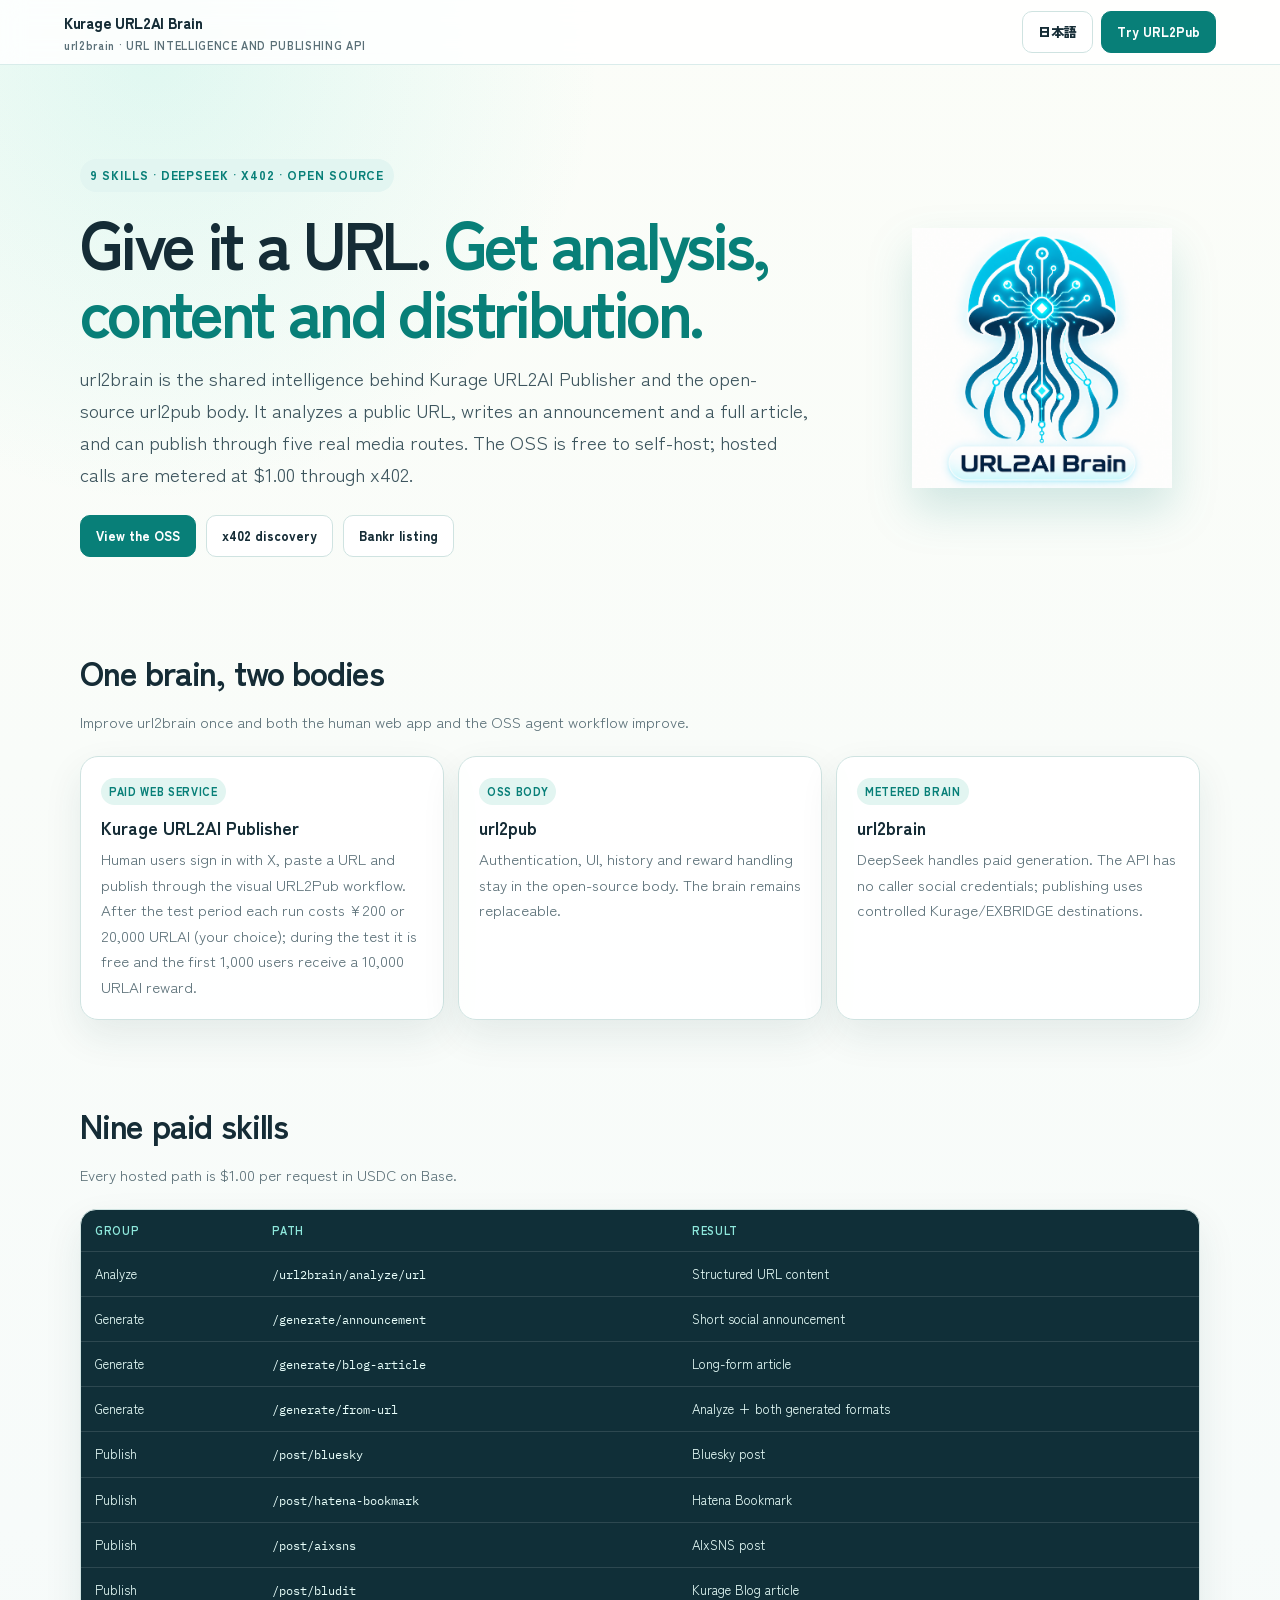
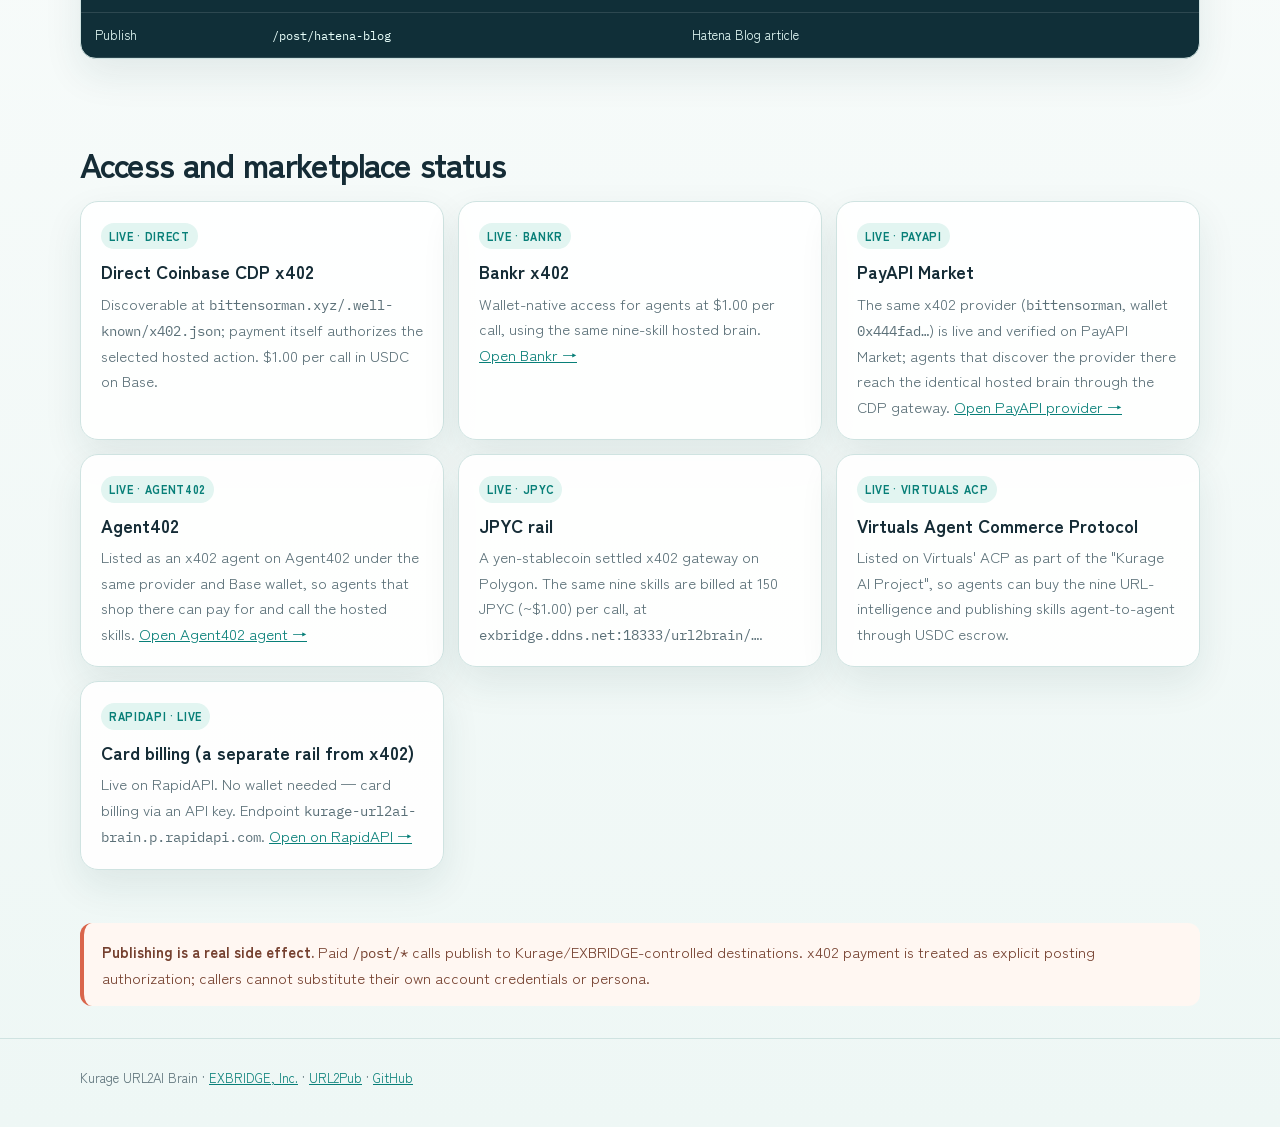
<file: landing/index.html>
<!doctype html>
<html lang="en">
<head>
<meta charset="utf-8">
<meta name="viewport" content="width=device-width,initial-scale=1">
<title>Kurage URL2AI Brain — URL analysis, content generation and publishing API</title>
<meta name="description" content="Nine URL intelligence and publishing skills: analyze a URL, generate announcements and articles, and publish through five media. Open source, DeepSeek-powered paid x402 API, and the brain behind URL2Pub.">
<link rel="canonical" href="https://url2brain.exbridge.jp/">
<link rel="alternate" hreflang="ja" href="https://url2brain.exbridge.jp/url2brain.html">
<meta property="og:title" content="Kurage URL2AI Brain">
<meta property="og:description" content="OSS body. DeepSeek-powered metered brain. Nine URL analysis, generation and publishing skills.">
<meta property="og:url" content="https://url2brain.exbridge.jp/">
<meta property="og:image" content="https://url2brain.exbridge.jp/assets/icon.png">
<link rel="preconnect" href="https://fonts.googleapis.com">
<link rel="preconnect" href="https://fonts.gstatic.com" crossorigin>
<link href="https://fonts.googleapis.com/css2?family=IBM+Plex+Mono:wght@500&family=Zen+Kaku+Gothic+New:wght@400;500;700;900&display=swap" rel="stylesheet">
<link rel="stylesheet" href="assets/style.css">
</head>
<body>
<header>
  <div class="brand">Kurage URL2AI Brain<small>url2brain · URL INTELLIGENCE AND PUBLISHING API</small></div>
  <nav class="nav">
    <a class="btn" href="url2brain.html">日本語</a>
    <a class="btn primary" href="https://url2ai.exbridge.jp/">Try URL2Pub</a>
  </nav>
</header>
<main class="wrap">
  <div class="hero">
    <div>
      <span class="eyebrow">9 SKILLS · DEEPSEEK · X402 · OPEN SOURCE</span>
      <h1>Give it a URL. <em>Get analysis, content and distribution.</em></h1>
      <p class="lead">url2brain is the shared intelligence behind Kurage URL2AI Publisher and the
      open-source url2pub body. It analyzes a public URL, writes an announcement and a full article,
      and can publish through five real media routes. The OSS is free to self-host; hosted calls are
      metered at $1.00 through x402.</p>
      <div class="actions">
        <a class="btn primary" href="https://github.com/katsushi2441/url2brain">View the OSS</a>
        <a class="btn" href="https://bittensorman.xyz/.well-known/x402.json">x402 discovery</a>
        <a class="btn" href="https://x402.bankr.bot/0x444fadbd6e1fed0cfbf7613b6c9f91b9021eecbd/url2brain">Bankr listing</a>
      </div>
    </div>
    <img src="assets/icon.png" alt="Kurage URL2AI Brain icon">
  </div>

  <section>
    <h2>One brain, two bodies</h2>
    <p class="sub">Improve url2brain once and both the human web app and the OSS agent workflow improve.</p>
    <div class="grid">
      <article class="card"><span class="tag">PAID WEB SERVICE</span><h3>Kurage URL2AI Publisher</h3><p>Human users sign in with X, paste a URL and publish through the visual URL2Pub workflow. After the test period each run costs ¥200 or 20,000 URLAI (your choice); during the test it is free and the first 1,000 users receive a 10,000 URLAI reward.</p></article>
      <article class="card"><span class="tag">OSS BODY</span><h3>url2pub</h3><p>Authentication, UI, history and reward handling stay in the open-source body. The brain remains replaceable.</p></article>
      <article class="card"><span class="tag">METERED BRAIN</span><h3>url2brain</h3><p>DeepSeek handles paid generation. The API has no caller social credentials; publishing uses controlled Kurage/EXBRIDGE destinations.</p></article>
    </div>
  </section>

  <section>
    <h2>Nine paid skills</h2>
    <p class="sub">Every hosted path is $1.00 per request in USDC on Base.</p>
    <div class="paths">
      <table>
        <thead><tr><th>Group</th><th>Path</th><th>Result</th></tr></thead>
        <tbody>
          <tr><td>Analyze</td><td><code>/url2brain/analyze/url</code></td><td>Structured URL content</td></tr>
          <tr><td>Generate</td><td><code>/generate/announcement</code></td><td>Short social announcement</td></tr>
          <tr><td>Generate</td><td><code>/generate/blog-article</code></td><td>Long-form article</td></tr>
          <tr><td>Generate</td><td><code>/generate/from-url</code></td><td>Analyze + both generated formats</td></tr>
          <tr><td>Publish</td><td><code>/post/bluesky</code></td><td>Bluesky post</td></tr>
          <tr><td>Publish</td><td><code>/post/hatena-bookmark</code></td><td>Hatena Bookmark</td></tr>
          <tr><td>Publish</td><td><code>/post/aixsns</code></td><td>AIxSNS post</td></tr>
          <tr><td>Publish</td><td><code>/post/bludit</code></td><td>Kurage Blog article</td></tr>
          <tr><td>Publish</td><td><code>/post/hatena-blog</code></td><td>Hatena Blog article</td></tr>
        </tbody>
      </table>
    </div>
  </section>

  <section>
    <h2>Access and marketplace status</h2>
    <div class="grid">
      <article class="card"><span class="tag">LIVE · DIRECT</span><h3>Direct Coinbase CDP x402</h3><p>Discoverable at <code>bittensorman.xyz/.well-known/x402.json</code>; payment itself authorizes the selected hosted action. $1.00 per call in USDC on Base.</p></article>
      <article class="card"><span class="tag">LIVE · BANKR</span><h3>Bankr x402</h3><p>Wallet-native access for agents at $1.00 per call, using the same nine-skill hosted brain. <a href="https://x402.bankr.bot/0x444fadbd6e1fed0cfbf7613b6c9f91b9021eecbd/url2brain" target="_blank" rel="noopener">Open Bankr →</a></p></article>
      <article class="card"><span class="tag">LIVE · PAYAPI</span><h3>PayAPI Market</h3><p>The same x402 provider (<code>bittensorman</code>, wallet <code>0x444fad…</code>) is live and verified on PayAPI Market; agents that discover the provider there reach the identical hosted brain through the CDP gateway. <a href="https://payapi.market/provider/bittensorman" target="_blank" rel="noopener">Open PayAPI provider →</a></p></article>
      <article class="card"><span class="tag">LIVE · AGENT402</span><h3>Agent402</h3><p>Listed as an x402 agent on Agent402 under the same provider and Base wallet, so agents that shop there can pay for and call the hosted skills. <a href="https://agent402.app/agents/42d997f9-a6ee-4a91-8e51-454d0a66dae0" target="_blank" rel="noopener">Open Agent402 agent →</a></p></article>
      <article class="card"><span class="tag">LIVE · JPYC</span><h3>JPYC rail</h3><p>A yen-stablecoin settled x402 gateway on Polygon. The same nine skills are billed at 150 JPYC (~$1.00) per call, at <code>exbridge.ddns.net:18333/url2brain/…</code>.</p></article>
      <article class="card"><span class="tag">LIVE · VIRTUALS ACP</span><h3>Virtuals Agent Commerce Protocol</h3><p>Listed on Virtuals' ACP as part of the "Kurage AI Project", so agents can buy the nine URL-intelligence and publishing skills agent-to-agent through USDC escrow.</p></article>
      <article class="card"><span class="tag">RAPIDAPI · LIVE</span><h3>Card billing (a separate rail from x402)</h3><p>Live on RapidAPI. No wallet needed — card billing via an API key. Endpoint <code>kurage-url2ai-brain.p.rapidapi.com</code>. <a href="https://rapidapi.com/katsushi2441/api/kurage-url2ai-brain" target="_blank" rel="noopener">Open on RapidAPI →</a></p></article>
    </div>
  </section>

  <p class="notice"><strong>Publishing is a real side effect.</strong> Paid <code>/post/*</code>
  calls publish to Kurage/EXBRIDGE-controlled destinations. x402 payment is treated as explicit
  posting authorization; callers cannot substitute their own account credentials or persona.</p>
</main>
<footer><div class="wrap">Kurage URL2AI Brain · <a href="https://exbridge.jp/">EXBRIDGE, Inc.</a> · <a href="https://url2ai.exbridge.jp/">URL2Pub</a> · <a href="https://github.com/katsushi2441/url2brain">GitHub</a></div></footer>
</body>
</html>
</file>
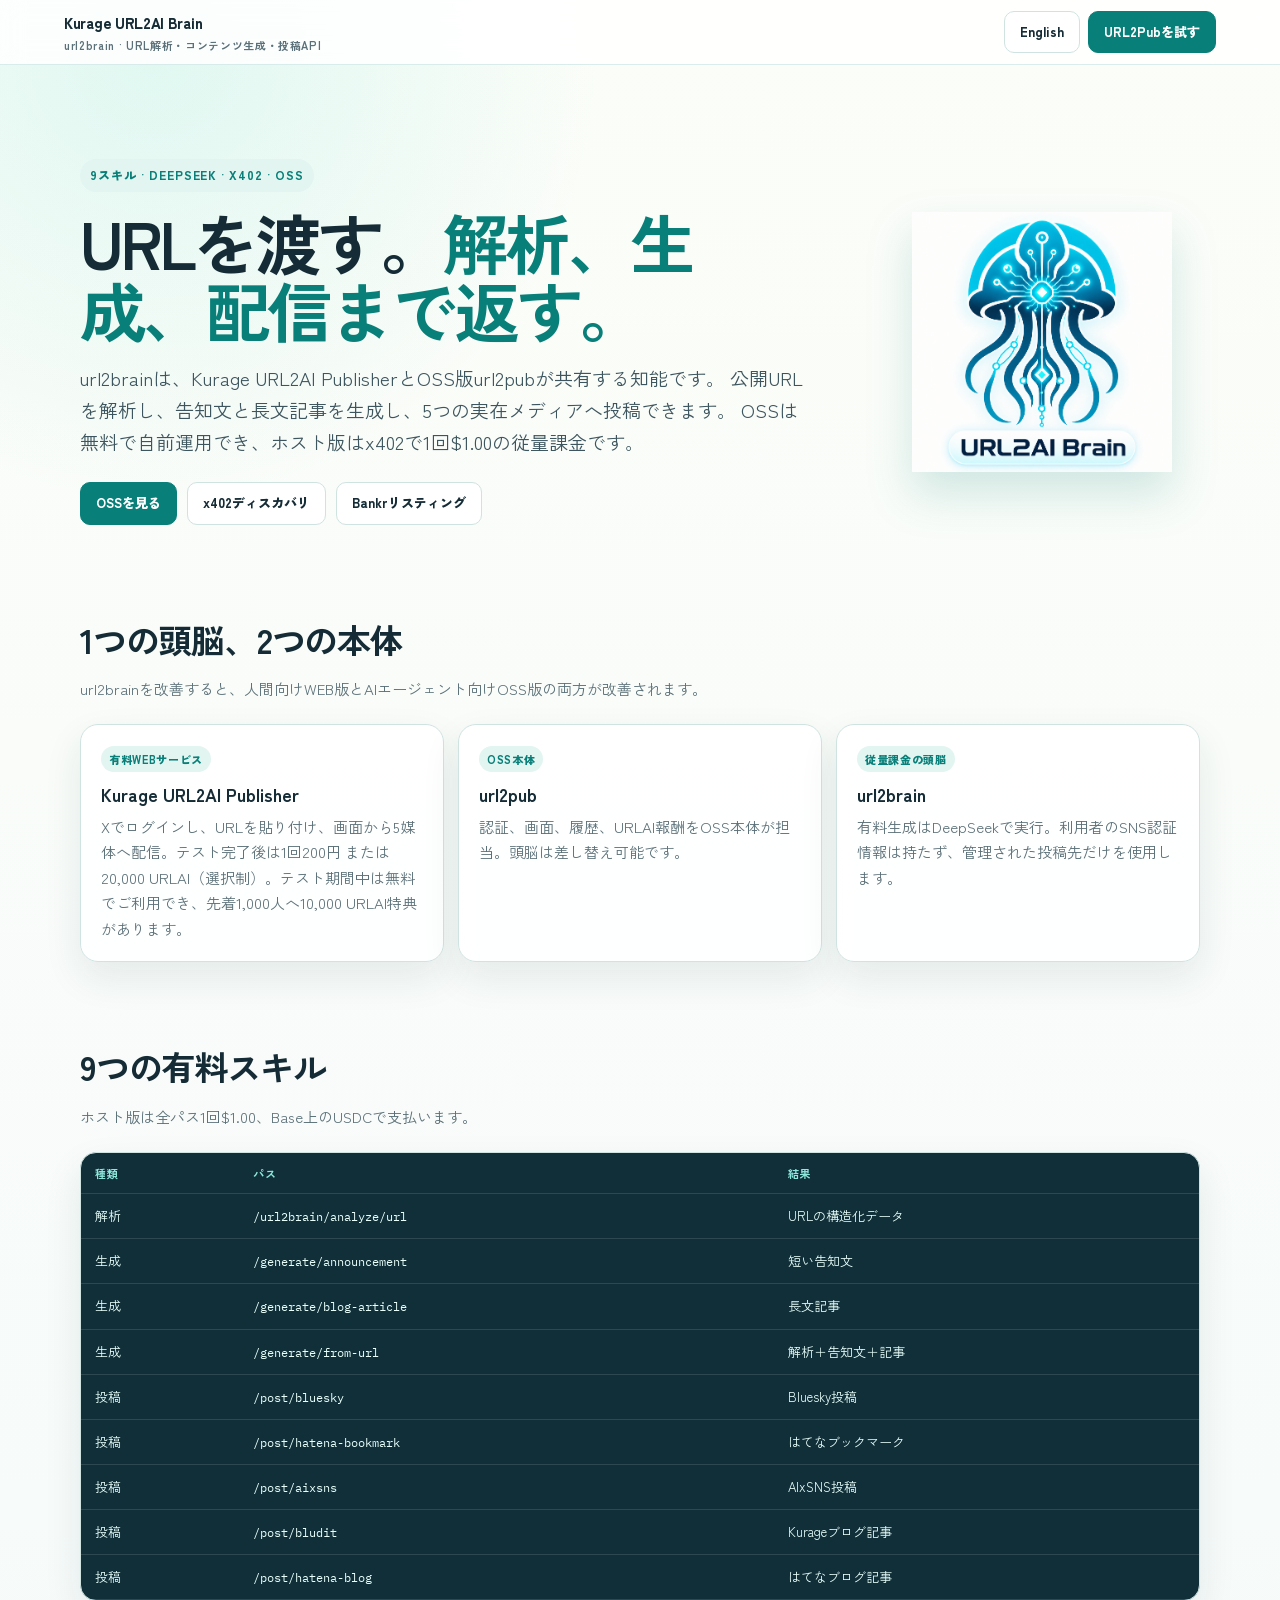
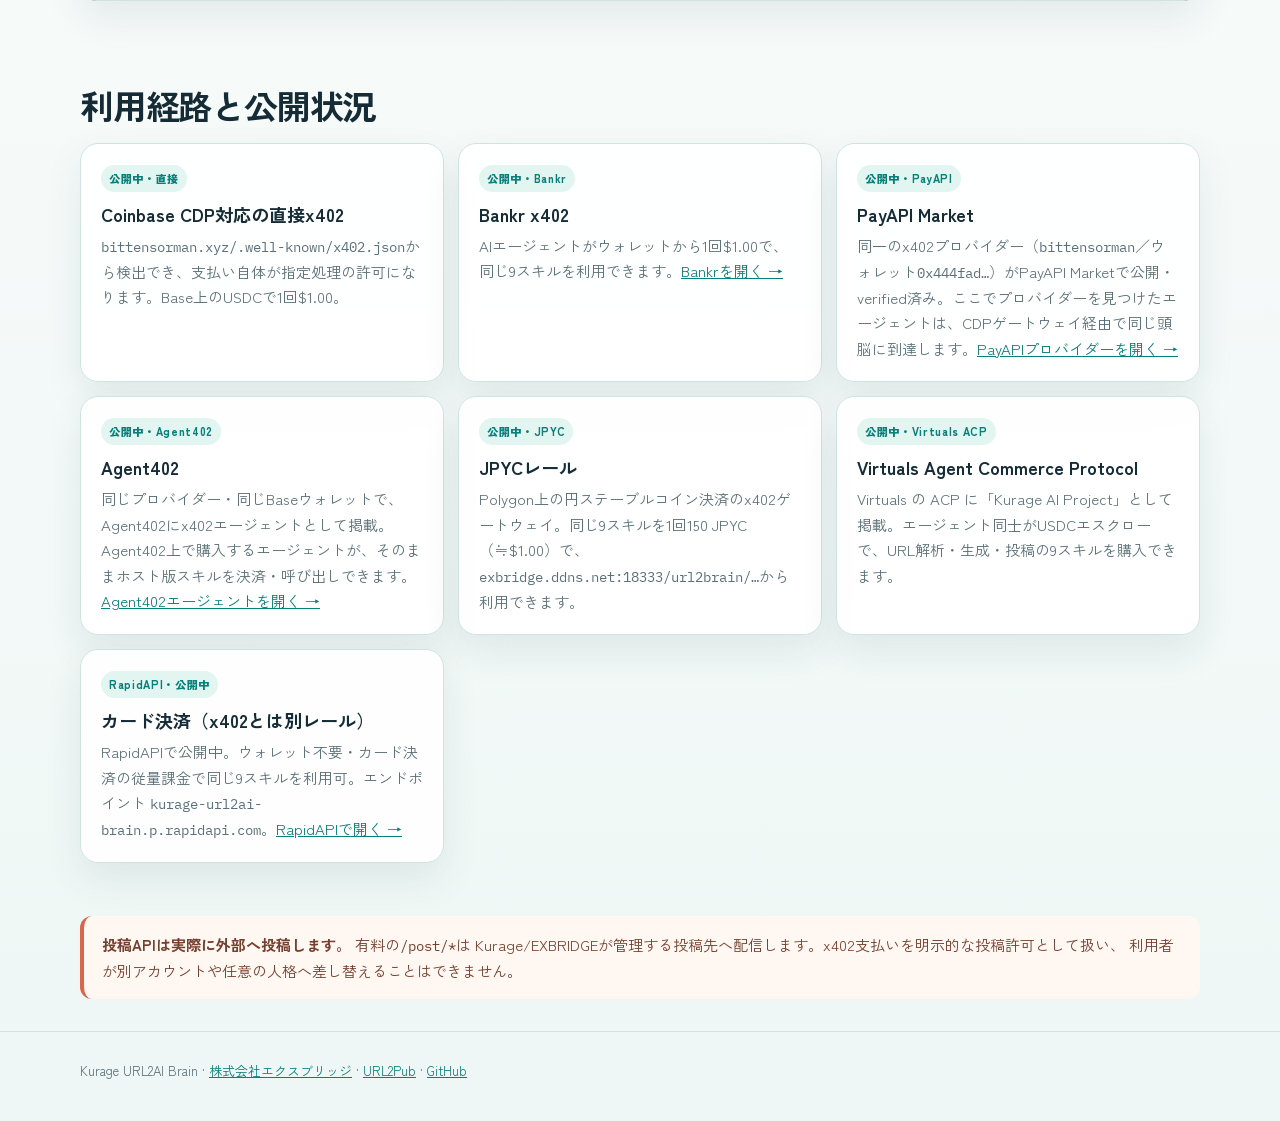
<file: landing/url2brain.html>
<!doctype html>
<html lang="ja">
<head>
<meta charset="utf-8">
<meta name="viewport" content="width=device-width,initial-scale=1">
<title>Kurage URL2AI Brain — URL解析・記事生成・実投稿API</title>
<meta name="description" content="URL解析、告知文・記事生成、5媒体への実投稿を提供する9つの知能API。OSSとして自前運用でき、DeepSeekを使うx402従量課金APIとしても利用できます。">
<link rel="canonical" href="https://url2brain.exbridge.jp/url2brain.html">
<link rel="alternate" hreflang="en" href="https://url2brain.exbridge.jp/">
<meta property="og:title" content="Kurage URL2AI Brain">
<meta property="og:description" content="OSSの本体と、DeepSeekで動く従量課金の頭脳。URL解析・生成・投稿の9スキル。">
<meta property="og:url" content="https://url2brain.exbridge.jp/url2brain.html">
<meta property="og:image" content="https://url2brain.exbridge.jp/assets/icon.png">
<link rel="preconnect" href="https://fonts.googleapis.com">
<link rel="preconnect" href="https://fonts.gstatic.com" crossorigin>
<link href="https://fonts.googleapis.com/css2?family=IBM+Plex+Mono:wght@500&family=Zen+Kaku+Gothic+New:wght@400;500;700;900&display=swap" rel="stylesheet">
<link rel="stylesheet" href="assets/style.css">
</head>
<body>
<header>
  <div class="brand">Kurage URL2AI Brain<small>url2brain · URL解析・コンテンツ生成・投稿API</small></div>
  <nav class="nav">
    <a class="btn" href="index.html">English</a>
    <a class="btn primary" href="https://url2ai.exbridge.jp/url2pub.html">URL2Pubを試す</a>
  </nav>
</header>
<main class="wrap">
  <div class="hero">
    <div>
      <span class="eyebrow">9スキル · DEEPSEEK · X402 · OSS</span>
      <h1>URLを渡す。<em>解析、生成、配信まで返す。</em></h1>
      <p class="lead">url2brainは、Kurage URL2AI PublisherとOSS版url2pubが共有する知能です。
      公開URLを解析し、告知文と長文記事を生成し、5つの実在メディアへ投稿できます。
      OSSは無料で自前運用でき、ホスト版はx402で1回$1.00の従量課金です。</p>
      <div class="actions">
        <a class="btn primary" href="https://github.com/katsushi2441/url2brain">OSSを見る</a>
        <a class="btn" href="https://bittensorman.xyz/.well-known/x402.json">x402ディスカバリ</a>
        <a class="btn" href="https://x402.bankr.bot/0x444fadbd6e1fed0cfbf7613b6c9f91b9021eecbd/url2brain">Bankrリスティング</a>
      </div>
    </div>
    <img src="assets/icon.png" alt="Kurage URL2AI Brainアイコン">
  </div>

  <section>
    <h2>1つの頭脳、2つの本体</h2>
    <p class="sub">url2brainを改善すると、人間向けWEB版とAIエージェント向けOSS版の両方が改善されます。</p>
    <div class="grid">
      <article class="card"><span class="tag">有料WEBサービス</span><h3>Kurage URL2AI Publisher</h3><p>Xでログインし、URLを貼り付け、画面から5媒体へ配信。テスト完了後は1回200円 または 20,000 URLAI（選択制）。テスト期間中は無料でご利用でき、先着1,000人へ10,000 URLAI特典があります。</p></article>
      <article class="card"><span class="tag">OSS本体</span><h3>url2pub</h3><p>認証、画面、履歴、URLAI報酬をOSS本体が担当。頭脳は差し替え可能です。</p></article>
      <article class="card"><span class="tag">従量課金の頭脳</span><h3>url2brain</h3><p>有料生成はDeepSeekで実行。利用者のSNS認証情報は持たず、管理された投稿先だけを使用します。</p></article>
    </div>
  </section>

  <section>
    <h2>9つの有料スキル</h2>
    <p class="sub">ホスト版は全パス1回$1.00、Base上のUSDCで支払います。</p>
    <div class="paths">
      <table>
        <thead><tr><th>種類</th><th>パス</th><th>結果</th></tr></thead>
        <tbody>
          <tr><td>解析</td><td><code>/url2brain/analyze/url</code></td><td>URLの構造化データ</td></tr>
          <tr><td>生成</td><td><code>/generate/announcement</code></td><td>短い告知文</td></tr>
          <tr><td>生成</td><td><code>/generate/blog-article</code></td><td>長文記事</td></tr>
          <tr><td>生成</td><td><code>/generate/from-url</code></td><td>解析＋告知文＋記事</td></tr>
          <tr><td>投稿</td><td><code>/post/bluesky</code></td><td>Bluesky投稿</td></tr>
          <tr><td>投稿</td><td><code>/post/hatena-bookmark</code></td><td>はてなブックマーク</td></tr>
          <tr><td>投稿</td><td><code>/post/aixsns</code></td><td>AIxSNS投稿</td></tr>
          <tr><td>投稿</td><td><code>/post/bludit</code></td><td>Kurageブログ記事</td></tr>
          <tr><td>投稿</td><td><code>/post/hatena-blog</code></td><td>はてなブログ記事</td></tr>
        </tbody>
      </table>
    </div>
  </section>

  <section>
    <h2>利用経路と公開状況</h2>
    <div class="grid">
      <article class="card"><span class="tag">公開中・直接</span><h3>Coinbase CDP対応の直接x402</h3><p><code>bittensorman.xyz/.well-known/x402.json</code>から検出でき、支払い自体が指定処理の許可になります。Base上のUSDCで1回$1.00。</p></article>
      <article class="card"><span class="tag">公開中・Bankr</span><h3>Bankr x402</h3><p>AIエージェントがウォレットから1回$1.00で、同じ9スキルを利用できます。<a href="https://x402.bankr.bot/0x444fadbd6e1fed0cfbf7613b6c9f91b9021eecbd/url2brain" target="_blank" rel="noopener">Bankrを開く →</a></p></article>
      <article class="card"><span class="tag">公開中・PayAPI</span><h3>PayAPI Market</h3><p>同一のx402プロバイダー（<code>bittensorman</code>／ウォレット<code>0x444fad…</code>）がPayAPI Marketで公開・verified済み。ここでプロバイダーを見つけたエージェントは、CDPゲートウェイ経由で同じ頭脳に到達します。<a href="https://payapi.market/provider/bittensorman" target="_blank" rel="noopener">PayAPIプロバイダーを開く →</a></p></article>
      <article class="card"><span class="tag">公開中・Agent402</span><h3>Agent402</h3><p>同じプロバイダー・同じBaseウォレットで、Agent402にx402エージェントとして掲載。Agent402上で購入するエージェントが、そのままホスト版スキルを決済・呼び出しできます。<a href="https://agent402.app/agents/42d997f9-a6ee-4a91-8e51-454d0a66dae0" target="_blank" rel="noopener">Agent402エージェントを開く →</a></p></article>
      <article class="card"><span class="tag">公開中・JPYC</span><h3>JPYCレール</h3><p>Polygon上の円ステーブルコイン決済のx402ゲートウェイ。同じ9スキルを1回150 JPYC（≒$1.00）で、<code>exbridge.ddns.net:18333/url2brain/…</code>から利用できます。</p></article>
      <article class="card"><span class="tag">公開中・Virtuals ACP</span><h3>Virtuals Agent Commerce Protocol</h3><p>Virtuals の ACP に「Kurage AI Project」として掲載。エージェント同士がUSDCエスクローで、URL解析・生成・投稿の9スキルを購入できます。</p></article>
      <article class="card"><span class="tag">RapidAPI・公開中</span><h3>カード決済（x402とは別レール）</h3><p>RapidAPIで公開中。ウォレット不要・カード決済の従量課金で同じ9スキルを利用可。エンドポイント <code>kurage-url2ai-brain.p.rapidapi.com</code>。<a href="https://rapidapi.com/katsushi2441/api/kurage-url2ai-brain" target="_blank" rel="noopener">RapidAPIで開く →</a></p></article>
    </div>
  </section>

  <p class="notice"><strong>投稿APIは実際に外部へ投稿します。</strong> 有料の<code>/post/*</code>は
  Kurage/EXBRIDGEが管理する投稿先へ配信します。x402支払いを明示的な投稿許可として扱い、
  利用者が別アカウントや任意の人格へ差し替えることはできません。</p>
</main>
<footer><div class="wrap">Kurage URL2AI Brain · <a href="https://exbridge.jp/">株式会社エクスブリッジ</a> · <a href="https://url2ai.exbridge.jp/url2pub.html">URL2Pub</a> · <a href="https://github.com/katsushi2441/url2brain">GitHub</a></div></footer>
</body>
</html>
</file>
<file: landing/assets/style.css>
:root {
  --paper: #f7fbfa;
  --surface: #ffffff;
  --ink: #152c36;
  --muted: #5b7078;
  --line: #cfe3e1;
  --accent: #087f78;
  --accent-soft: #e2f5f1;
  --navy: #173f5f;
  --coral: #d9654b;
  --shadow: 0 16px 38px rgba(18, 67, 70, .09);
}
* { box-sizing: border-box; }
html { scroll-behavior: smooth; }
body {
  margin: 0;
  color: var(--ink);
  background:
    radial-gradient(circle at 12% 2%, rgba(45, 212, 191, .13), transparent 28rem),
    linear-gradient(180deg, #fbfdf8 0%, var(--paper) 56%, #eef7f5 100%);
  font-family: "Zen Kaku Gothic New", sans-serif;
  font-size: 15px;
  line-height: 1.7;
}
a { color: var(--accent); }
header {
  min-height: 62px;
  display: flex;
  align-items: center;
  justify-content: space-between;
  gap: 20px;
  padding: 10px clamp(20px, 5vw, 72px);
  border-bottom: 1px solid rgba(8, 127, 120, .15);
  background: rgba(255, 255, 255, .86);
  backdrop-filter: blur(12px);
}
.brand { font-weight: 900; letter-spacing: -.02em; }
.brand small { display: block; color: var(--muted); font-size: 11px; font-weight: 600; letter-spacing: .06em; }
.nav { display: flex; gap: 8px; flex-wrap: wrap; }
.wrap { width: min(1120px, calc(100% - 32px)); margin: 0 auto; }
.hero {
  display: grid;
  grid-template-columns: 1.5fr .65fr;
  align-items: center;
  gap: clamp(24px, 6vw, 72px);
  padding: clamp(54px, 8vw, 94px) 0 48px;
}
.eyebrow {
  display: inline-flex;
  align-items: center;
  gap: 8px;
  padding: 6px 10px;
  border-radius: 999px;
  background: var(--accent-soft);
  color: var(--accent);
  font-size: 12px;
  font-weight: 800;
  letter-spacing: .08em;
}
h1 { margin: 16px 0 18px; font-size: clamp(36px, 5.5vw, 66px); line-height: 1.03; letter-spacing: -.055em; }
h1 em { color: var(--accent); font-style: normal; }
.lead { max-width: 760px; margin: 0; color: #3d555e; font-size: clamp(16px, 1.6vw, 19px); }
.hero img {
  display: block;
  width: min(100%, 260px);
  margin: auto;
  filter: drop-shadow(0 22px 22px rgba(8, 127, 120, .17));
}
.actions { display: flex; gap: 10px; flex-wrap: wrap; margin-top: 24px; }
.btn {
  display: inline-flex;
  align-items: center;
  min-height: 40px;
  padding: 9px 15px;
  border: 1px solid var(--line);
  border-radius: 10px;
  background: var(--surface);
  color: var(--ink);
  font-size: 13px;
  font-weight: 800;
  text-decoration: none;
}
.btn.primary { border-color: var(--accent); background: var(--accent); color: #fff; }
section { padding: 38px 0; }
h2 { margin: 0 0 8px; font-size: clamp(24px, 3vw, 34px); letter-spacing: -.035em; }
.sub { margin: 0 0 22px; color: var(--muted); }
.grid { display: grid; grid-template-columns: repeat(3, 1fr); gap: 14px; }
.card {
  min-width: 0;
  padding: 20px;
  border: 1px solid var(--line);
  border-radius: 18px;
  background: rgba(255, 255, 255, .93);
  box-shadow: var(--shadow);
}
.card h3 { margin: 10px 0 7px; font-size: 18px; line-height: 1.35; }
.card p { margin: 0; color: var(--muted); }
.tag {
  display: inline-block;
  padding: 4px 8px;
  border-radius: 999px;
  background: var(--accent-soft);
  color: var(--accent);
  font-size: 11px;
  font-weight: 900;
  letter-spacing: .06em;
}
.tag.pending { background: #fff3dd; color: #9a5a13; }
.paths {
  overflow-x: auto;
  border: 1px solid var(--line);
  border-radius: 16px;
  background: #102f38;
  color: #e9fffb;
  box-shadow: var(--shadow);
}
table { width: 100%; border-collapse: collapse; min-width: 720px; }
th, td { padding: 11px 14px; border-bottom: 1px solid rgba(255,255,255,.12); text-align: left; font-size: 13px; }
th { color: #8ee8dc; font-size: 11px; letter-spacing: .06em; text-transform: uppercase; }
code { font-family: "IBM Plex Mono", monospace; font-size: .9em; overflow-wrap: anywhere; }
.notice {
  padding: 16px 18px;
  border-left: 4px solid var(--coral);
  border-radius: 12px;
  background: #fff7f2;
  color: #75402f;
}
footer { margin-top: 32px; padding: 28px 0 38px; border-top: 1px solid var(--line); color: var(--muted); font-size: 13px; }
@media (max-width: 760px) {
  .hero { grid-template-columns: 1fr; padding-top: 42px; }
  .hero img { width: 170px; }
  .grid { grid-template-columns: 1fr; }
  header { align-items: flex-start; }
}
</file>
